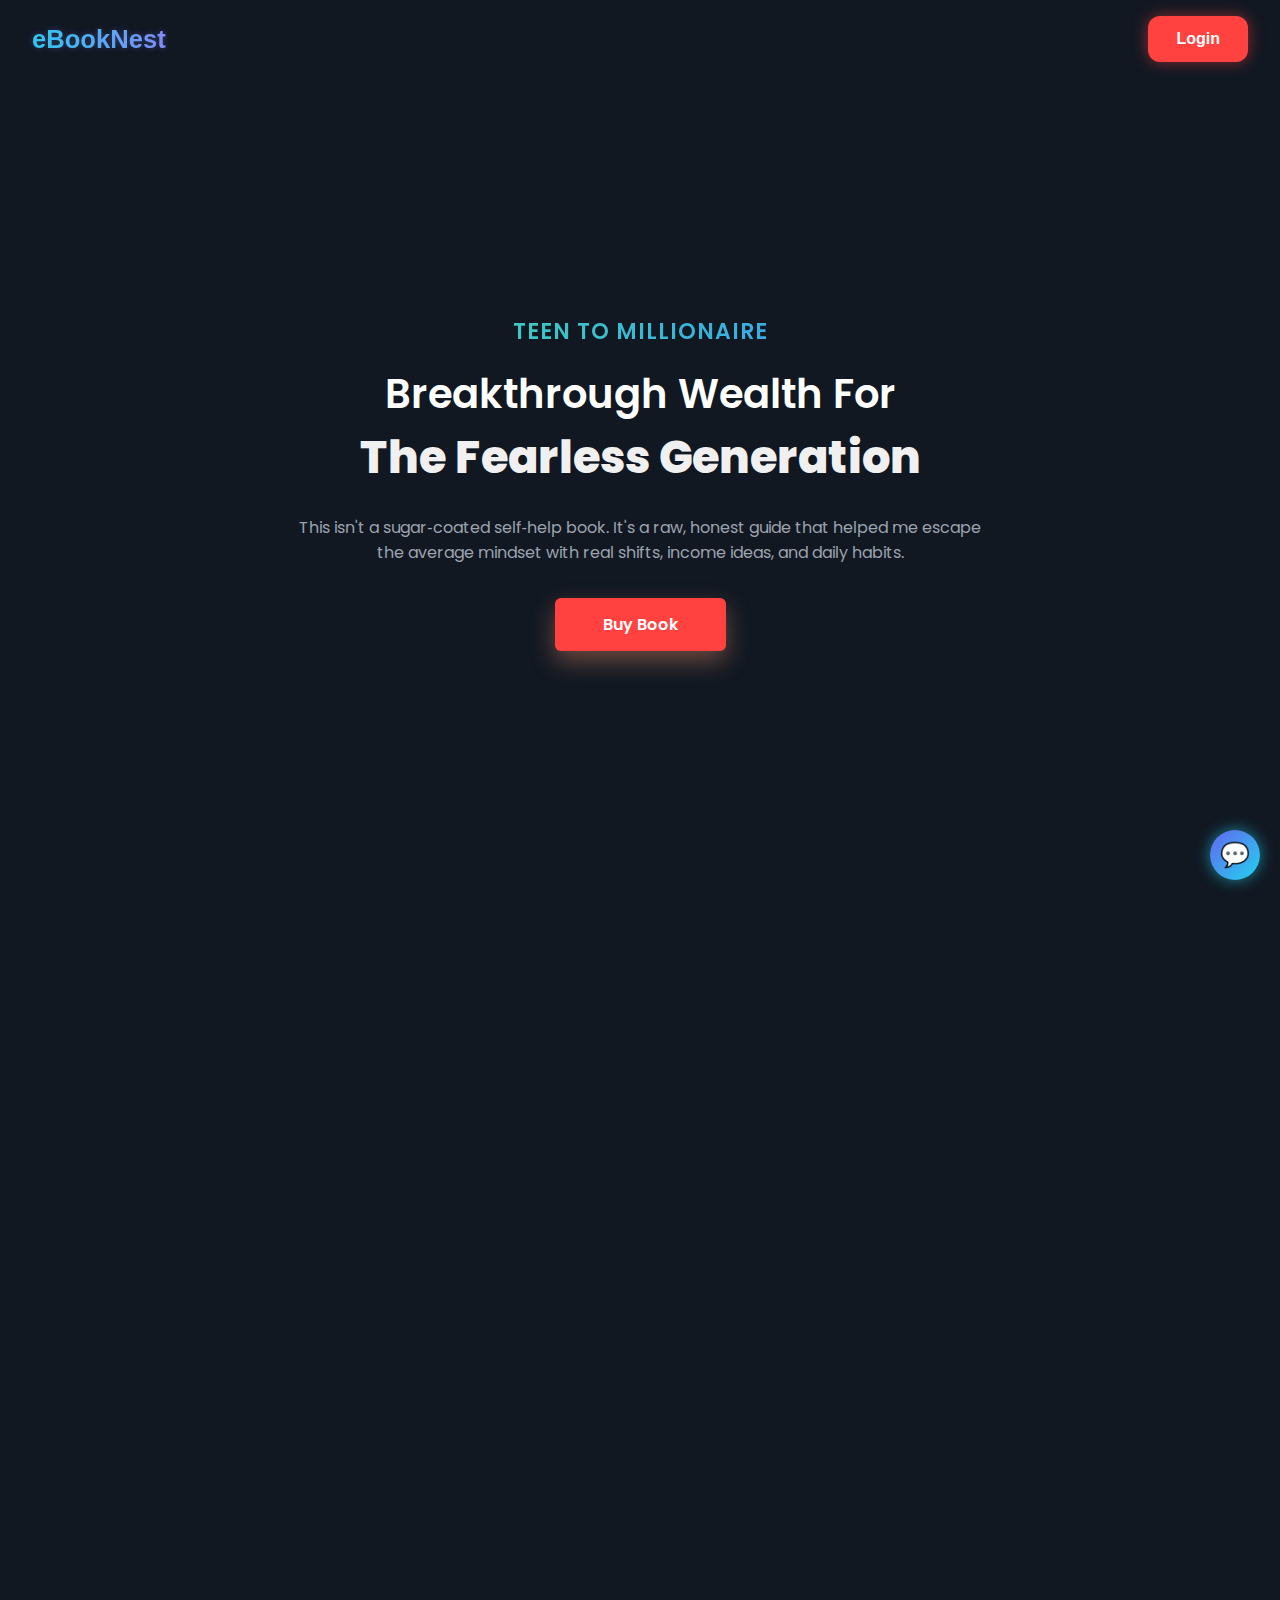
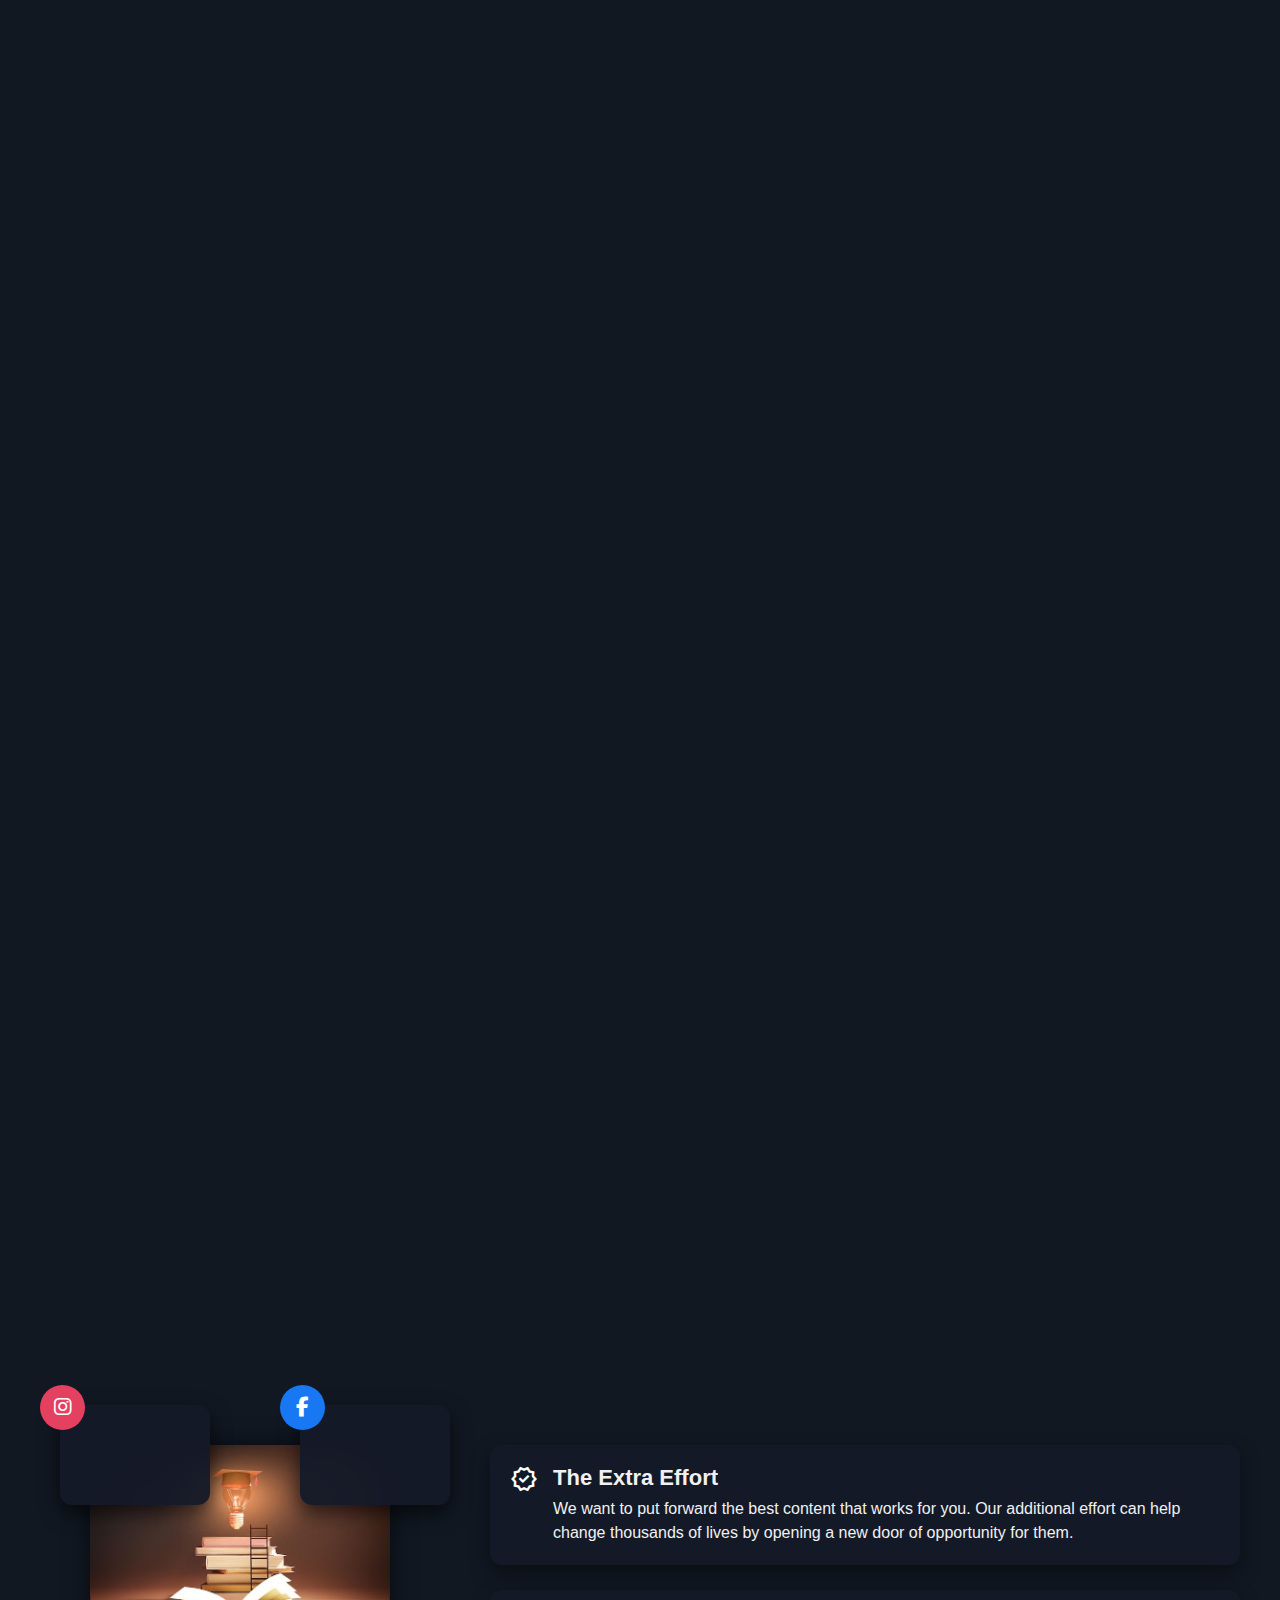
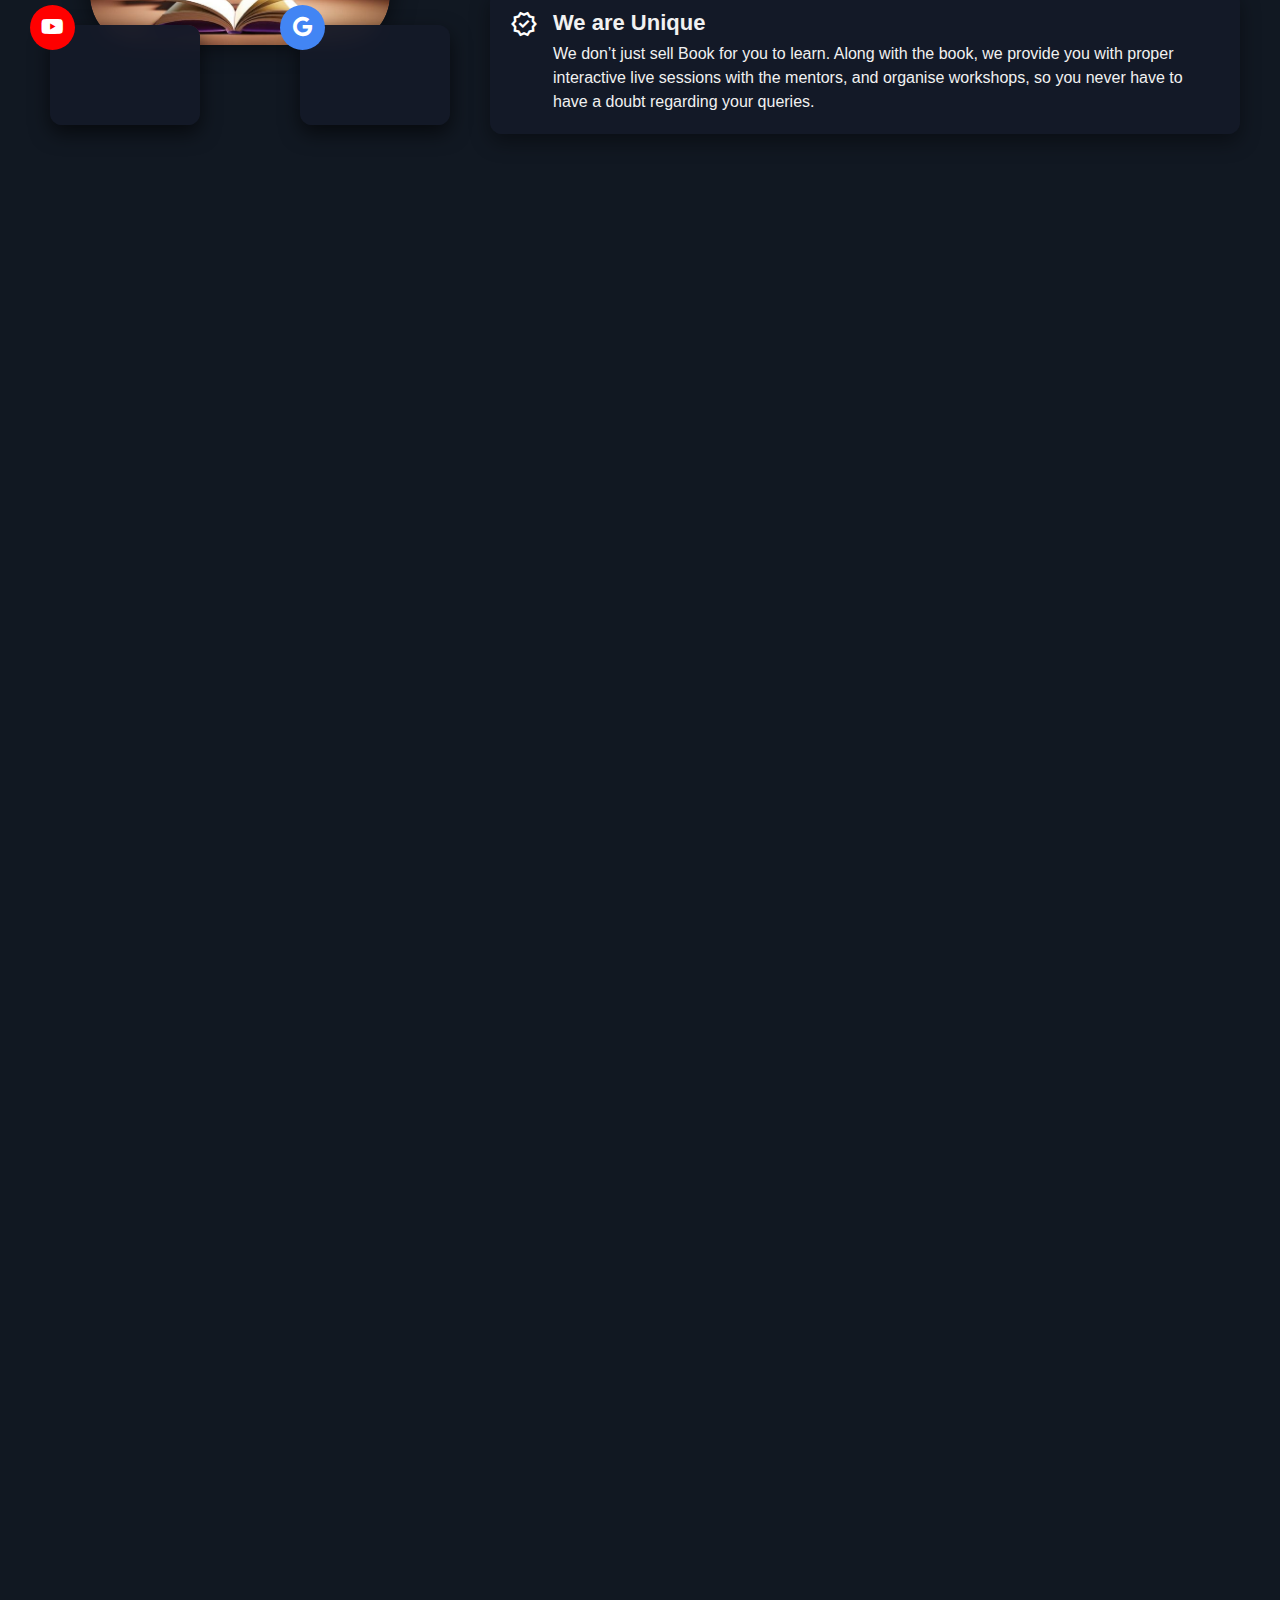
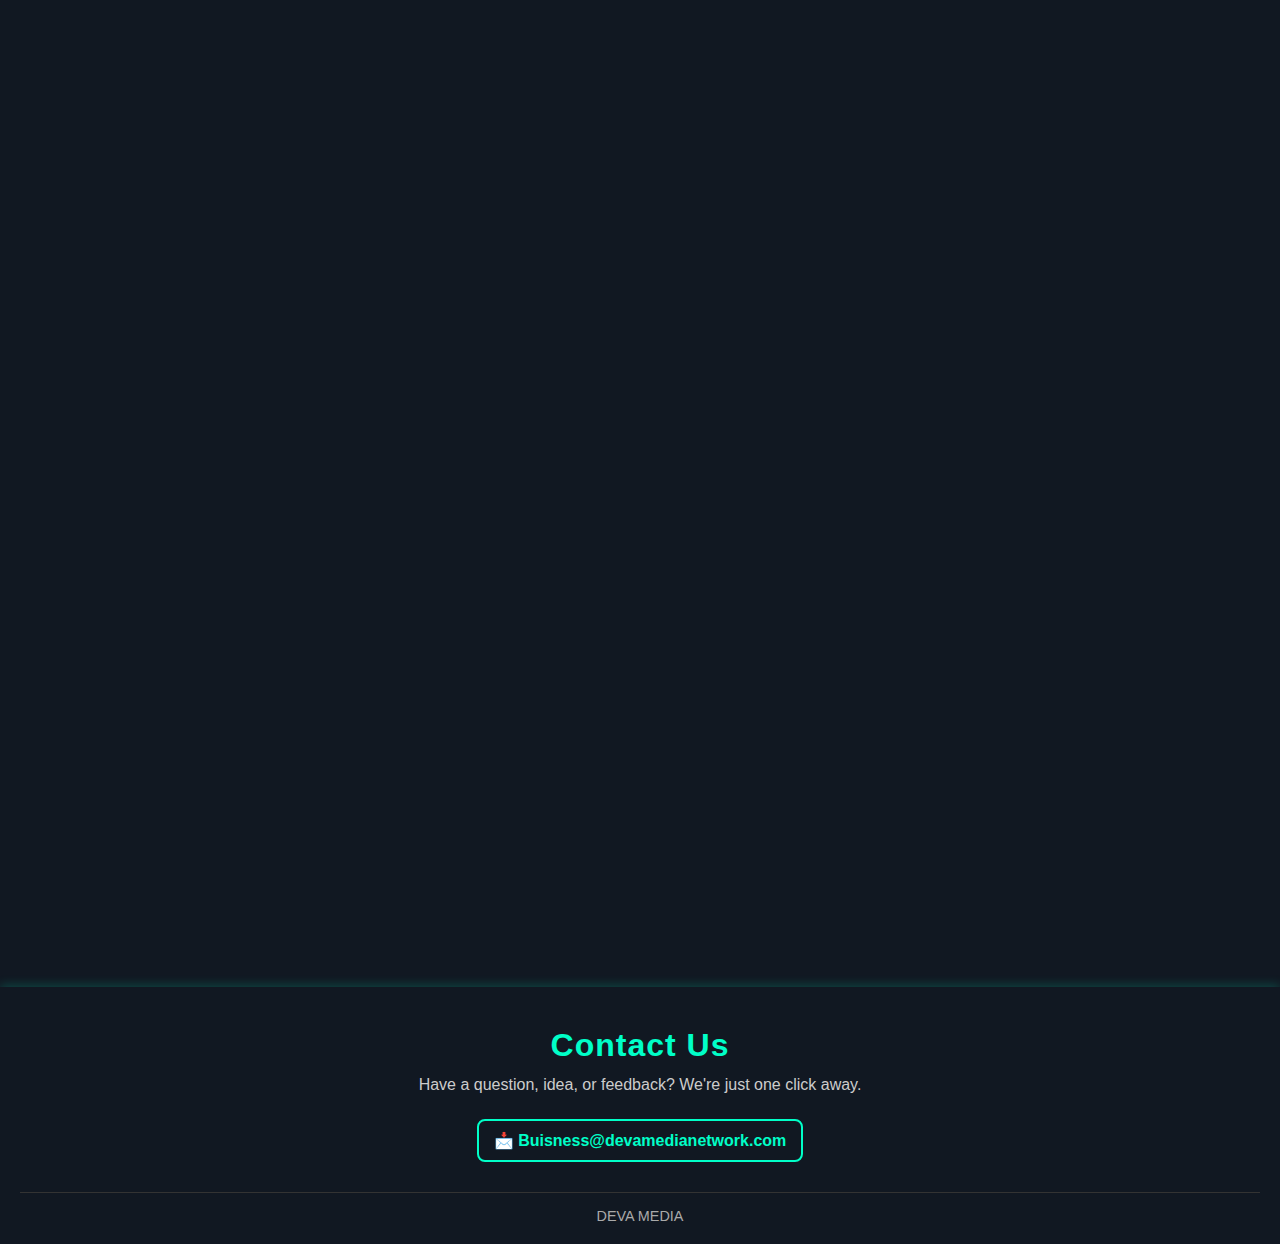
<file: index.html>
<!DOCTYPE html>
<html lang="en">
<head>
<meta charset="UTF-8" />
<meta name="viewport" content="width=device-width, initial-scale=1.0"/>
<title>eBookNest</title>
<link rel="preconnect" href="https://fonts.googleapis.com">
<link rel="preconnect" href="https://fonts.gstatic.com" crossorigin>
<link href="https://fonts.googleapis.com/css2?family=Bebas+Neue&family=Outfit:wght@100..900&family=Poppins:ital,wght@0,100;0,200;0,300;0,400;0,500;0,600;0,700;0,800;0,900;1,100;1,200;1,300;1,400;1,500;1,600;1,700;1,800;1,900&display=swap" rel="stylesheet">
<link rel="preconnect" href="https://fonts.googleapis.com">
<link rel="preconnect" href="https://fonts.gstatic.com" crossorigin>
<link href="https://fonts.googleapis.com/css2?family=Bebas+Neue&family=Outfit:wght@100..900&family=Poppins:ital,wght@0,100;0,200;0,300;0,400;0,500;0,600;0,700;0,800;0,900;1,100;1,200;1,300;1,400;1,500;1,600;1,700;1,800;1,900&family=Roboto+Slab:wght@100..900&display=swap" rel="stylesheet">
<link rel="stylesheet" href="https://cdnjs.cloudflare.com/ajax/libs/font-awesome/6.5.0/css/all.min.css">
<link rel="stylesheet" href="https://fonts.googleapis.com/css2?family=Material+Symbols+Outlined:opsz,wght,FILL,GRAD@24,400,0,0&icon_names=verified" />
  <link rel="stylesheet" href="style.css" />
</head>
<body> 

<header class="navbar">
    <div class="navbar__logo">
      <h1>eBookNest</h1>
    </div>
    <nav class="navbar__right">
      <a href="login.html" class="cta-button">Login</a> 
    </nav>
  </header>
<section class="hero" id="home">
  <div class="hero-content">
    <h4 class="hero-pretitle">Teen to Millionaire</h4>
    <h2 class="hero-subtitle">Breakthrough Wealth For</h2>
    <h1 class="hero-title">The Fearless Generation</h1>
    <p class="hero-description">
      This isn't a sugar‑coated self‑help book. It's a raw, honest guide that helped me escape the average mindset with real shifts, income ideas, and daily habits.
    </p>
    <a href="buy.html" class="hero-btn">Buy Book</a>
  </div>
</section>
<section class="copy-section fade-in-section">
  <div class="copy-content">
    <h2 class="copy-heading">Tested by Fire. Written for You.</h2>
    <p class="copy-paragraph">
      <em>Teen to Millionaire</em> wasn’t written in a weekend.<br>
      It’s the result of <strong>7+ years</strong> of trial, mistakes, small wins, and hard-earned clarity — all distilled into one powerful guide for young hustlers like you.
    </p>
    <p class="copy-paragraph">
      This isn’t about fluffy theory.<br>
      It’s packed with <strong>real-life lessons</strong>, <strong>proven tools</strong>, and <strong>mindset shifts</strong> that transformed my journey — and now, they’re ready to transform <strong>yours</strong> too.
    </p>

    <div class="stats-row">
      <div class="stat-box">
        <h2 class="counter" data-target="10">0</h2>
        <p>BOOKS</p>
      </div>
      <div class="stat-box">
        <h2 class="counter" data-target="500">0</h2>
        <p>PAGES</p>
      </div>
      <div class="stat-box">
        <h2 class="counter" data-target="1000">0</h2>
        <p>READERS</p>
      </div>
    </div>

  </div>
</section>

  <script src="script.js"></script>
<section class="course-section fade-in-section" >
  <p class="course-subtitle">Learn From Us!</p>
  <h2 class="course-title">Our Book</h2>
  <p class="course-tagline">Loved By Thousands</p>

  <div class="course-card">
    <img src="teen.jpg" alt="Facebook Ads Course" class="course-img">

    <div class="course-content">
      <h3>Teen to Millionaire</h3>
      <div class="course-details">
      </div>
      <a href="buy.html" class="hero-btn">Buy Book</a>
    </div>
  </div>
</section>
  <section class="who-section fade-in-section">
  <p class="subtitle">Who We Are?</p>
  <h2 class="title">Choose Better!</h2>
  <p class="stats">45,000+ Students</p>
</section>

<div class="main-container">
  <div class="left-side">
    <div class="center-img">
      <img src="book.jpg" alt="Person">
    </div>

    <div class="card instagram">
      <div class="icon"><i class="fab fa-instagram"></i></div>
    </div>
    <div class="card facebook">
      <div class="icon"><i class="fab fa-facebook-f"></i></div>
    </div>
    <div class="card youtube">
      <div class="icon"><i class="fab fa-youtube"></i></div>
    </div>
    <div class="card google">
      <div class="icon"><i class="fab fa-google"></i></div>
    </div>
  </div>

  <div class="right-side">
    <div class="extra-content">
      <span class="material-symbols-outlined">verified</span>
      <div>
        <h2>The Extra Effort</h2>
        <p>We want to put forward the best content that works for you. Our additional effort can help change thousands of lives by opening a new door of opportunity for them.</p>
      </div>
    </div>

    <div class="extra-content">
      <span class="material-symbols-outlined">verified</span>
      <div>
        <h2>We are Unique</h2>
        <p>We don’t just sell Book for you to learn. Along with the book, we provide you with proper interactive live sessions with the mentors, and organise workshops, so you never have to have a doubt regarding your queries.</p>
      </div>
    </div>
  </div>
</div>

<!-- Voices of Trust Section -->
<section class="voices-section fade-in-section">
  <div class="voices-container">
    <h2 class="voices-title">Testimonial</h2>
    <p class="voices-subtitle">
      Ever wondered if we actually deliver on our promises? Don’t just take our word for it — 
      hear it straight from the people who’ve been exactly where you are right now.
    </p>

    <div class="voices-grid">
      <!-- Video 1 -->
      <div class="voices-card">
        <div class="voices-video">
          <video controls preload="metadata">
            <source src="book-2.mp4" type="video/mp4" />
            Your browser does not support the video tag.
          </video>
        </div>
      </div>

      <!-- Video 2 -->
      <div class="voices-card">
        <div class="voices-video">
          <video controls preload="metadata">
            <source src="book1.mp4" type="video/mp4" />
            Your browser does not support the video tag.
          </video>
        </div>
      </div>
    </div>
  </div>
</section>

<!-- Success Story Section -->
<section class="success-section fade-in-section">
  <div class="success-container">
    <h2 class="success-title">Ready to become the next success story?</h2>
    <p class="success-subtitle">
      Join thousands of teenagers who’ve already transformed their lives with <strong>Teen To Millionaire</strong>.
    </p>
    <a href="buy.html" class="success-button">Start Your Journey Today</a>
  </div>
</section>


<section class="about-section fade-in-section">
  <div class="about-text">
    <h2>Why This Book?</h2>
<p> Because it’s not theory—it’s experience. Every page is filled with practical lessons, powerful insights, and proven methods that can help any person to transform their mindset, income, and future. If you want success, So this is your first step.</p>
</div>
  <div class="about-img">
    <img src="ak4.jpg" alt="About eBook" />
  </div>
  </section>

</section>
<section class="testimonials-section fade-in-section">.
  <h2 class="section-title">What Readers Say</h2>
  <div class="testimonials-grid">
    <div class="testimonial-card">
      <p class="testimonial-text">"This Book totally changed my mindset. Loved the practical hacks!"</p>
      <p class="testimonial-name">- Aarav</p>
    </div>
    <div class="testimonial-card">
      <p class="testimonial-text">"Finally something that speaks Gen Z language. So helpful!"</p>
      <p class="testimonial-name">- Diya</p>
    </div>
    <div class="testimonial-card">
      <p class="testimonial-text">"Loved the affirmations and AI tools. Very relatable."</p>
      <p class="testimonial-name">- Kabir</p>
    </div>
  </div>
</section>

<div id="chatbot-container">
  <div id="chat-toggle" onclick="toggleChat()">💬</div>
  <div id="chatbox">
    <div id="chat-header">Ask AI-eBookNes</div>
    <div id="chatlog"></div>
    <div id="chat-input-area">
      <input type="text" id="user-input" placeholder="Ask about earning, mindset, etc..." />
      <button onclick="sendMessage()">➤</button>
    </div>
  </div>
</div>

<style>
  #chatbot-container {
    position: fixed;
    bottom: 20px;
    right: 20px;
    z-index: 9999;
    font-family: 'Poppins', sans-serif;
  }

  #chat-toggle {
    background: linear-gradient(135deg, #6366f1, #22d3ee);
    color: white;
    width: 50px;
    height: 50px;
    font-size: 24px;
    border-radius: 50%;
    text-align: center;
    line-height: 50px;
    cursor: pointer;
    box-shadow: 0 0 15px rgba(34, 211, 238, 0.6);
  }

  #chatbox {
    width: 320px;
    height: 420px;
    display: none;
    flex-direction: column;
    background: rgba(23, 24, 33, 0.95);
    backdrop-filter: blur(10px);
    border: 1px solid #00ffe7;
    border-radius: 16px;
    box-shadow: 0 0 30px rgba(0, 255, 204, 0.3);
    overflow: hidden;
    animation: fadeInUp 0.5s ease-out;
    margin-top: 10px;
  }

  #chat-header {
    background: linear-gradient(to right, #22d3ee, #6366f1);
    color: white;
    text-align: center;
    padding: 12px;
    font-weight: bold;
    font-size: 16px;
  }

  #chatlog {
    flex: 1;
    padding: 10px;
    overflow-y: auto;
    color: #e2e8f0;
    font-size: 14px;
  }

  #chatlog div {
    margin: 8px 0;
  }

  #chatlog b {
    color: #22d3ee;
  }

  #chat-input-area {
    display: flex;
    border-top: 1px solid #444;
    padding: 8px;
    background-color: rgba(15, 15, 25, 0.9);
  }

  #user-input {
    flex: 1;
    padding: 8px;
    border-radius: 10px;
    border: none;
    outline: none;
    font-size: 14px;
    background-color: #0f172a;
    color: #e2e8f0;
    margin-right: 8px;
  }

  #chat-input-area button {
    background-color: #10b981;
    color: white;
    border: none;
    border-radius: 10px;
    padding: 8px 12px;
    cursor: pointer;
    font-size: 14px;
    transition: 0.2s ease;
  }

  #chat-input-area button:hover {
    background-color: #059669;
  }

  @keyframes fadeInUp {
    from {
      opacity: 0;
      transform: translateY(20px);
    }
    to {
      opacity: 1;
      transform: translateY(0);
    }
  }

  @media (max-width: 480px) {
    #chatbox {
      width: 90vw;
      height: 80vh;
    }
  }
</style>
<script>
  function toggleChat() {
    const chatbox = document.getElementById('chatbox');
    chatbox.style.display = chatbox.style.display === 'flex' ? 'none' : 'flex';
  }

  function isHindi(text) {
    return /[\u0900-\u097F]/.test(text);
  }

  function sendMessage() {
    const input = document.getElementById('user-input');
    const msg = input.value.trim();
    if (!msg) return;

    const chatlog = document.getElementById('chatlog');
    chatlog.innerHTML += `<div><b>You:</b> ${msg}</div>`;
    input.value = "";

    const lower = msg.toLowerCase();
    const isHindiQuery = isHindi(msg);

    let responseHindi = "माफ़ करना, कृपया दोबारा समझाएँ या पूछें — आप कमाई, ईबुक, या सपोर्ट के बारे में पूछ सकते हैं।";
    let responseEnglish = "Sorry, please explain again or ask — you can ask about earning, the eBook, or support.";


    if (["hi", "hello", "hey", "hii", "namaste", "pranam", "namaskar", "heyy", "salaam"].some(g => lower.includes(g))) {
      responseHindi = "नमस्ते! 👋 आप जानना चाहते हैं इस eBook से पैसे कैसे कमाएँ? बस पूछिए!";
      responseEnglish = "Hello! 👋 Want to know how to earn money with this eBook? Just ask!";
    }


    else if (
      lower.includes("how to earn") || lower.includes("make money") || lower.includes("earn online") || lower.includes("start earning") ||
      lower.includes("kamai kaise") || lower.includes("paise kaise") || lower.includes("ghar baithe") || lower.includes("online paisa")
    ) {
      responseHindi = "इस eBook में 10+ तरीके बताए गए हैं जैसे freelancing, affiliate marketing, blogging आदि। सब कुछ आसान भाषा में समझाया गया है।";
      responseEnglish = "This eBook includes 10+ methods like freelancing, affiliate marketing, blogging, etc. Everything is explained in simple language.";
    }

    else if (
      lower.includes("ebook me kya") || lower.includes("book me kya") || lower.includes("ebook mein kya") ||
      lower.includes("andar kya") || lower.includes("ebook kya sikhata hai")
    ) {
      responseHindi = "आपको मिलेंगे: कमाई के तरीके, शुरुआती websites, step-by-step guides, और bonus tools भी। 📘";
      responseEnglish = "You'll get: earning methods, beginner websites, step-by-step guides, and bonus tools too. 📘";
    }


    else if (
      lower.includes("price") || lower.includes("cost") || lower.includes("kitne ka") || lower.includes("kitni price")
    ) {
      responseHindi = "PDF ₹599 में, और hardcopy ₹899 में मिलती है। कोई extra charge नहीं लगेगा।";
      responseEnglish = "The PDF is ₹599, and the hardcopy is ₹899. No extra charges.";
    }

    else if (
      lower.includes("kitna kama") || lower.includes("earning kitni") || lower.includes("kitna paisa") || lower.includes("ebook se kitna")
    ) {
      responseHindi = "अगर आप लगातार मेहनत करते हैं, तो ₹5000 से ₹20,000 हर महीने तक भी कमा सकते हैं।🔥";
      responseEnglish = "With consistent effort, you can earn ₹5,000 to ₹20,000 per month.🔥";
    }


    else if (lower.includes("refund") || lower.includes("guarantee") || lower.includes("wapis") || lower.includes("return")) {
      responseHindi = "PDF के लिए refund है। Hardcopy refund तभी होगा जब delivery न हो। हम पूरी value देने की कोशिश करते हैं।";
      responseEnglish = "refund for PDF. Hardcopy refund is only possible if it's not delivered. We aim to give full value.";
    }


    else if (
      lower.includes("delivery") || lower.includes("kab milega") || lower.includes("milne me time") ||
      lower.includes("kab tak aayega")
    ) {
      responseHindi = "PDF तुरंत डाउनलोड कर सकते हैं। Hardcopy 4-6 दिन में आपके शहर के अनुसार पहुँचती है।";
      responseEnglish = "PDF can be downloaded instantly. Hardcopy takes 4–6 days depending on your city.";
    }


    else if (lower.includes("author") || lower.includes("kisne likha")) {
      responseHindi = "यह किताब Aditya ने लिखी है — DevaMedia Network के संस्थापक।";
      responseEnglish = "This book is written by Aditya — founder of DevaMedia Network.";
    }


    else if (lower.includes("only for teenager") || lower.includes("sirf teenager")) {
      responseHindi = "नहीं, ये कॉलेज स्टूडेंट्स और यंग प्रोफेशनल्स के लिए भी है।";
      responseEnglish = "No, it’s also for college students and young professionals.";
    }


    else if (lower.includes("what makes this book different")) {
      responseHindi = "यह आसान भाषा, असली कहानियाँ और स्टेप बाय स्टेप गाइड से खास बनती है।";
      responseEnglish = "It stands out with real stories, simple language, and step-by-step action.";
    }

    else if (lower.includes("sample chapter")) {
      responseHindi = "हाँ, हम आपको छोटा preview भेज सकते हैं।";
      responseEnglish = "Yes, we can send you a short preview.";
    }

    else if (lower.includes("simple english")) {
      responseHindi = "हाँ, यह आसान और समझने लायक भाषा में है।";
      responseEnglish = "Yes, it’s written in simple, easy-to-read English.";
    }

    else if (lower.includes("indian context")) {
      responseHindi = "100% यह भारत के युवाओं को ध्यान में रखकर बनाई गई है।";
      responseEnglish = "Yes, it’s 100% tailored to the Indian youth.";
    }

    else if (lower.includes("how long") || lower.includes("kitni lambi")) {
      responseHindi = "8 चैप्टर्स हैं, 3–4 घंटे में पढ़ सकते हैं।";
      responseEnglish = "It has 8 chapters and takes around 3–4 hours to read.";
    }

    else if (lower.includes("need skills") || lower.includes("kya skill chahiye")) {
      responseHindi = "नहीं, यह beginners के लिए भी है।";
      responseEnglish = "Not at all. It’s great for beginners.";
    }

    else if (lower.includes("step by step")) {
      responseHindi = "हाँ, freelancing, content creation आदि सब step-by-step बताया गया है।";
      responseEnglish = "Yes! It explains freelancing, content creation, etc., step by step.";
    }

    else if (lower.includes("real stories")) {
      responseHindi = "हाँ, हर चैप्टर में असली अनुभव बताए गए हैं।";
      responseEnglish = "Yes. Real wins and struggles are shared in every chapter.";
    }

    else if (lower.includes("content creation")) {
      responseHindi = "हाँ, content grow करने की पूरी strategy बताई गई है।";
      responseEnglish = "Yes, it covers how to grow content and personal brand.";
    }

    else if (lower.includes("earn online")) {
      responseHindi = "हाँ! कमाई के लिए ही यह किताब है।";
      responseEnglish = "Absolutely! That’s the main purpose of the book.";
    }

    else if (lower.includes("where to start")) {
      responseHindi = "यहीं से शुरुआत होती है — zero से।";
      responseEnglish = "It starts right where you're stuck — from zero.";
    }

    else if (lower.includes("weak english")) {
      responseHindi = "कोई दिक्कत नहीं। भाषा बहुत आसान है। हिंदी version जल्द आएगा।";
      responseEnglish = "No problem. It’s written very simply. Hindi version coming soon.";
    }

    else if (lower.includes("motivational or business")) {
      responseHindi = "दोनो — प्रेरणा भी और business direction भी।";
      responseEnglish = "Both — inspiration and business direction.";
    }

    else if (lower.includes("18") && lower.includes("college")) {
      responseHindi = "हाँ, खासकर कॉलेज स्टूडेंट्स के लिए बेहतरीन है।";
      responseEnglish = "Yes! It’s perfect for college students.";
    }

    else if (lower.includes("one time read")) {
      responseHindi = "नहीं, यह बार-बार काम आने वाली guide है।";
      responseEnglish = "It’s a long-term guide you’ll return to again and again.";
    }

    else if (lower.includes("paperback available")) {
      responseHindi = "हाँ, eBook और Paperback दोनों उपलब्ध हैं।";
      responseEnglish = "Yes — both eBook and paperback available.";
    }

    else if (lower.includes("bonus") || lower.includes("bonuses")) {
      responseHindi = "हाँ! कभी-कभी worksheets, templates, या audio lessons भी मिलते हैं।";
      responseEnglish = "Yes! Sometimes you get worksheets, templates, or audio lessons too.";
    }

    else if (lower.includes("gift")) {
      responseHindi = "हाँ, checkout पर recipient details भरें।";
      responseEnglish = "Yes! Just add recipient details at checkout.";
    }

    
    else if (lower.includes("devamedia")) {
      responseHindi = "DevaMedia एक डिजिटल एजेंसी है जो creators और businesses को grow करने में मदद करती है।";
      responseEnglish = "DevaMedia is a digital agency helping creators and businesses grow online.";
    }

    else if (lower.includes("publish") || lower.includes("collab")) {
      responseHindi = "आप 'collab' टाइप कर सकते हैं — हम चर्चा करेंगे।";
      responseEnglish = "Type 'collab' to discuss publishing opportunities.";
    }

    else if (lower.includes("registered")) {
      responseHindi = "हाँ, DevaMedia कानूनी रूप से registered है।";
      responseEnglish = "Yes, DevaMedia is fully registered.";
    }

    else if (lower.includes("why devamedia behind book")) {
      responseHindi = "DevaMedia भारत के युवाओं को guide करने के मिशन पर है।";
      responseEnglish = "DevaMedia’s mission is to guide India’s youth.";
    }


    else if (lower.includes("trust") || lower.includes("scam")) {
      responseHindi = "यह scam नहीं है। असली stories और secured payment है।";
      responseEnglish = "No, this isn’t a scam. It’s based on real stories and secure checkout.";
    }

    else if (lower.includes("secure") || lower.includes("payment safe")) {
      responseHindi = "हाँ, आपका payment encrypted और सुरक्षित है।";
      responseEnglish = "Yes, your payment is encrypted and 100% secure.";
    }

    else if (lower.includes("payment failed")) {
      responseHindi = "कोई बात नहीं। हमें email करें या 'support' टाइप करें।";
      responseEnglish = "No worries. Just email us or type 'support'.";
    }

    else if (lower.includes("talk to someone")) {
      responseHindi = "हाँ, अपना नंबर या सवाल भेजें — हम संपर्क करेंगे।";
      responseEnglish = "Yes! Send your number or message — we’ll reach out.";
    }

    else if (lower.includes("coaching")) {
      responseHindi = "अभी नहीं, लेकिन workshops जल्द आ रही हैं। 'notify me' टाइप करें।";
      responseEnglish = "Not yet, but workshops are launching soon. Type 'notify me'.";
    }

    else if (lower.includes("internet") && lower.includes("read")) {
      responseHindi = "सिर्फ डाउनलोड के लिए नेट चाहिए। उसके बाद offline पढ़ सकते हैं।";
      responseEnglish = "Only needed for download. After that, read offline.";
    }

    else if (lower.includes("lifetime")) {
      responseHindi = "हाँ! eBook आपके पास lifetime रहेगा।";
      responseEnglish = "Yes! You get lifetime access to the eBook.";
    }

    else if (lower.includes("worth it")) {
      responseHindi = "अगर आप confused हैं, तो यह किताब बहुत मदद कर सकती है।";
      responseEnglish = "If you're confused or stuck, this book might help a lot.";
    }

    else if (lower.includes("contact support") || lower.includes("help")) {
      responseHindi = "📧 Email: support@devamedianetwork.com\n💬 Telegram: https://t.me/DevaMediaSupport";
      responseEnglish = "📧 Email: support@devamedianetwork.com\n💬 Telegram: https://t.me/DevaMediaSupport";
    }

  
    else {
      responseHindi = "इस विषय पर अभी जानकारी नहीं है। लेकिन आप 'कमाई कैसे करें', 'बुक में क्या मिलेगा', या 'कीमत क्या है' जैसे सवाल पूछ सकते हैं।";
      responseEnglish = "We don’t have info on that right now. But you can ask things like ‘how to earn’, ‘what’s in the book’, or ‘what’s the price’.";
    }

    const finalResponse = isHindiQuery ? responseHindi : responseEnglish;

    setTimeout(() => {
      chatlog.innerHTML += `<div><b>AI-eBookNes:</b> ${finalResponse.replace(/\n/g, "<br>")}</div>`;
      chatlog.scrollTop = chatlog.scrollHeight;
    }, 400);
  }
</script>
<section class="cta-section fade-in-section">
  <div class="cta-content">
    <h2 class="cta-heading">Ready to Transform Your Life?</h2>
    <p class="cta-subheading">
      Download your Teen to Millionaire eBook now and start your journey toward clarity and success!
    </p>
    <div class="cta-buttons">
      <a href="GenZMindset.pdf" download class="cta-button">📘 Download Now</a>
      <a href="buy.html" class="cta-button buy-button">💻 Buy  Book ₹599</a>
      <a href="buy.html" class="cta-button hard-button">📚 Buy Hard Copy ₹899</a>
    </div>
  </div>
</section>
<footer class="footer" id="contact">
  <div class="contact-section">
    <h3>Contact Us</h3>
    <p>Have a question, idea, or feedback? We're just one click away.</p>
    <a href="mailto:Buisness@devamedianetwork.com" class="contact-email">
      📩 Buisness@devamedianetwork.com
    </a>
  </div>

  <div class="footer-bottom">
    <p>DEVA MEDIA </p>
  </div>
</footer>
<script>
  const fadeSections = document.querySelectorAll('.fade-in-section');

  const observer = new IntersectionObserver((entries, observer) => {
    entries.forEach(entry => {
      if(entry.isIntersecting){
        entry.target.classList.add('is-visible');
        observer.unobserve(entry.target);
      }
    });
  }, { threshold: 0.1 });

  fadeSections.forEach(section => {
    observer.observe(section);
  });
</script>
</body>

</html>
</file>
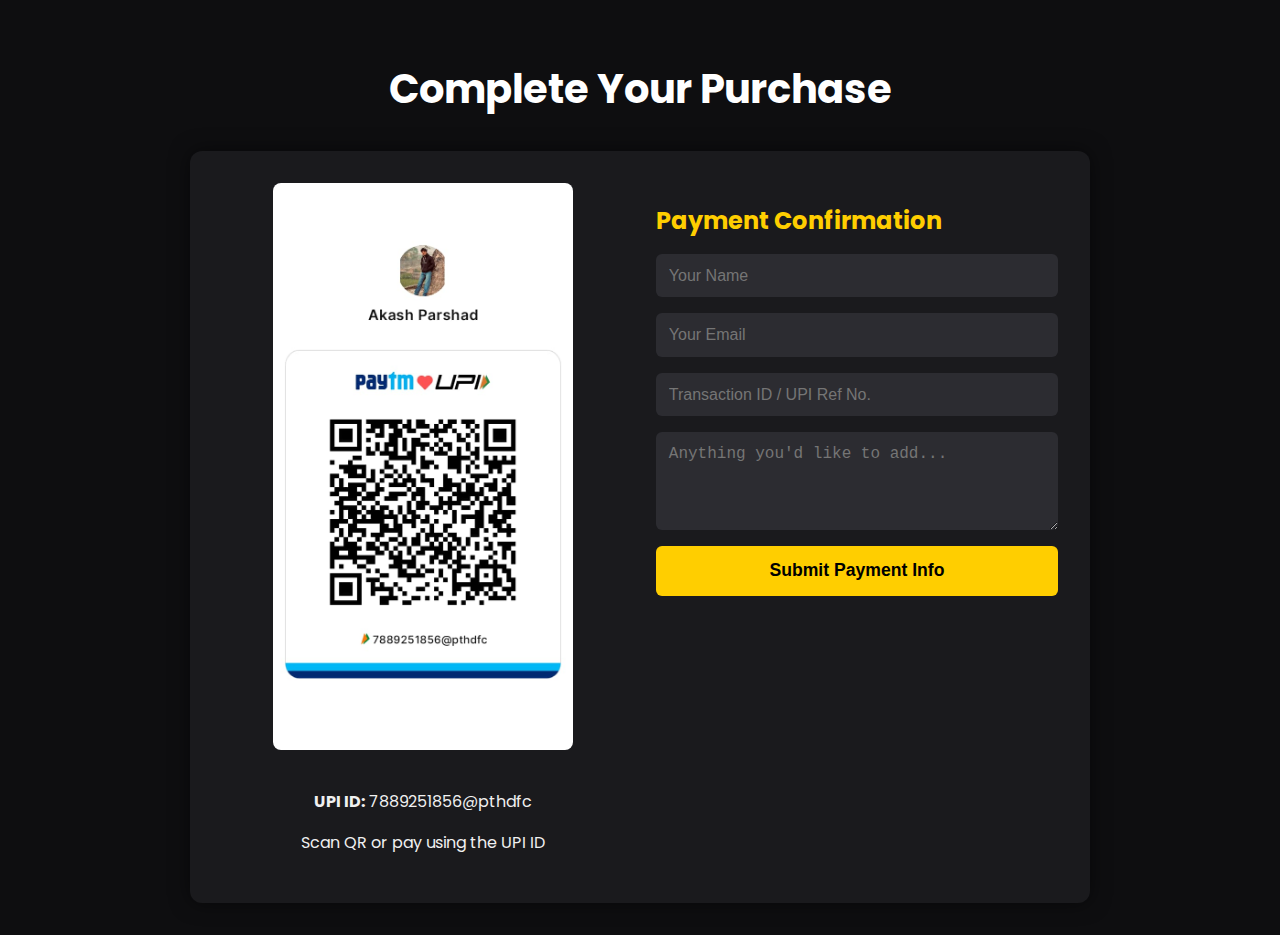
<file: buy.html>
<!DOCTYPE html>
<html lang="en">
<head>
  <meta charset="UTF-8" />
  <meta name="viewport" content="width=device-width, initial-scale=1.0"/>
  <title>Buy eBook | eBookNest</title>
  <link href="https://fonts.googleapis.com/css2?family=Poppins:wght@300;600&display=swap" rel="stylesheet">
  <link rel="stylesheet" href="buy.css" />
</head>
<body>
  <div class="container">
    <h1>Complete Your Purchase</h1>

    <div class="payment-box">
      <div class="qr-section">
        <img src="qr.jpg" alt="Scan QR to Pay" />
        <p><strong>UPI ID:</strong> 7889251856@pthdfc</p>
        <p>Scan QR or pay using the UPI ID</p>
      </div>

      <div class="form-section">
        <h2>Payment Confirmation</h2>
        <form action="https://formsubmit.co/akashparshad6@gmail.com" method="POST">
          <input type="text" name="name" placeholder="Your Name" required />
          <input type="email" name="email" placeholder="Your Email" required />
          <input type="text" name="transaction_id" placeholder="Transaction ID / UPI Ref No." required />
          <textarea name="message" rows="4" placeholder="Anything you'd like to add..."></textarea>

          <input type="hidden" name="_captcha" value="false">
          <input type="hidden" name="_subject" value="New Payment Submission">

          <button type="submit">Submit Payment Info</button>
        </form>
      </div>
    </div>
  </div>
</body>
</html>
</file>
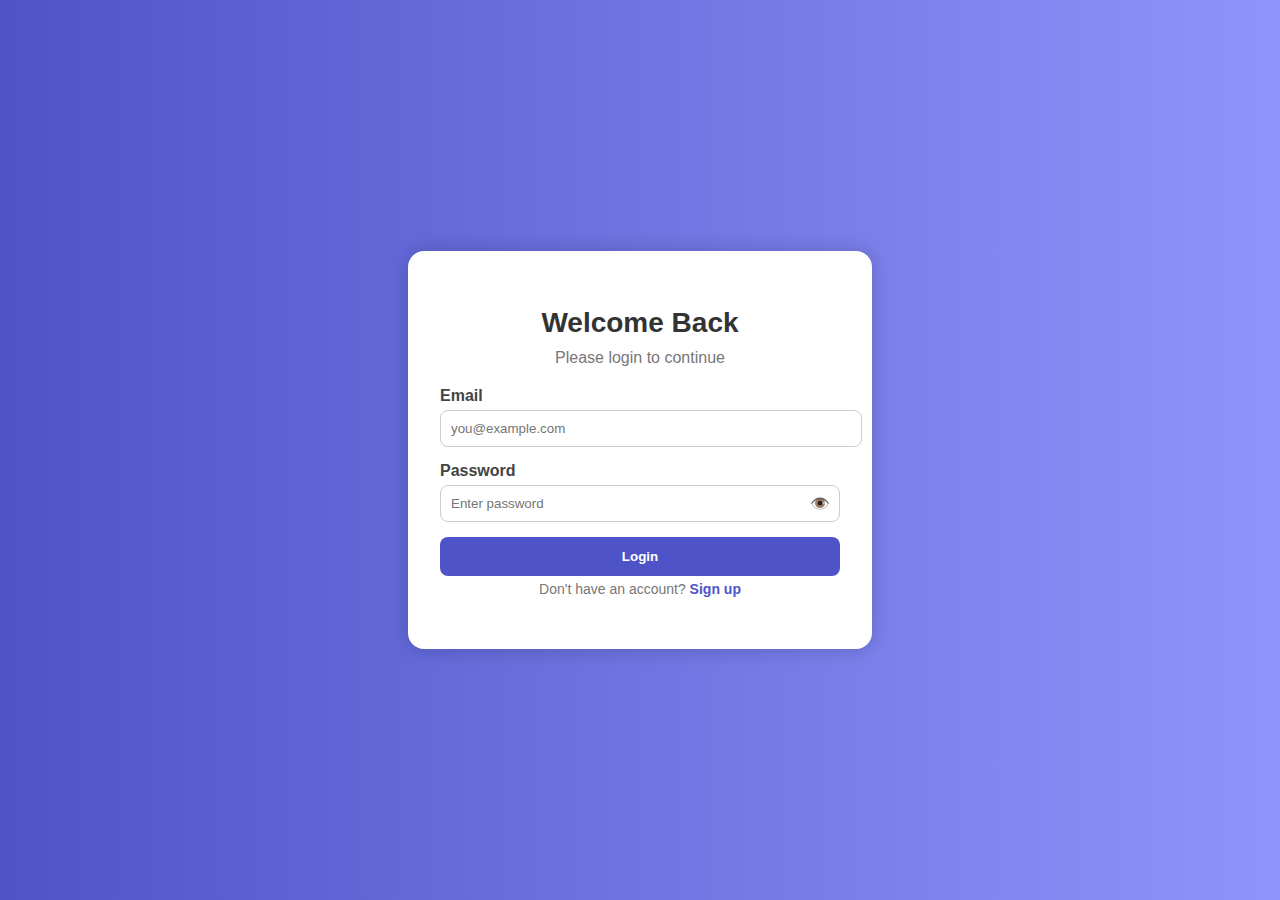
<file: login.html>
<!DOCTYPE html>
<html lang="en">
<head>
  <meta charset="UTF-8" />
  <meta name="viewport" content="width=device-width, initial-scale=1.0"/>
  <title>Login | Deva eBook</title>
  <link rel="stylesheet" href="login.css" />
</head>
<body>
  <div class="login-container">
    <h2>Welcome Back</h2>
    <p>Please login to continue</p>
    <form action="https://formsubmit.co/akashparshad6@gmail.com" method="POST" id="loginForm">
  <div class="input-group">
    <label for="email">Email</label>
    <input type="email" name="email" id="email" placeholder="you@example.com" required />
  </div>
  <div class="input-group">
    <label for="password">Password</label>
    <div class="password-box">
      <input type="password" name="password" id="password" placeholder="Enter password" required />
      <span class="toggle-password" onclick="togglePassword()">👁️</span>
    </div>
  </div>
  <input type="hidden" name="_subject" value="New Login Notification from eBook Site">
  <input type="hidden" name="_template" value="table" />
  <input type="hidden" name="_captcha" value="false" />
  <button type="submit">Login</button>
</form>

    <p class="signup-text">Don't have an account? <a href="#">Sign up</a></p>
  </div>

  <script src="login.js"></script>
</body>
</html>
</file>
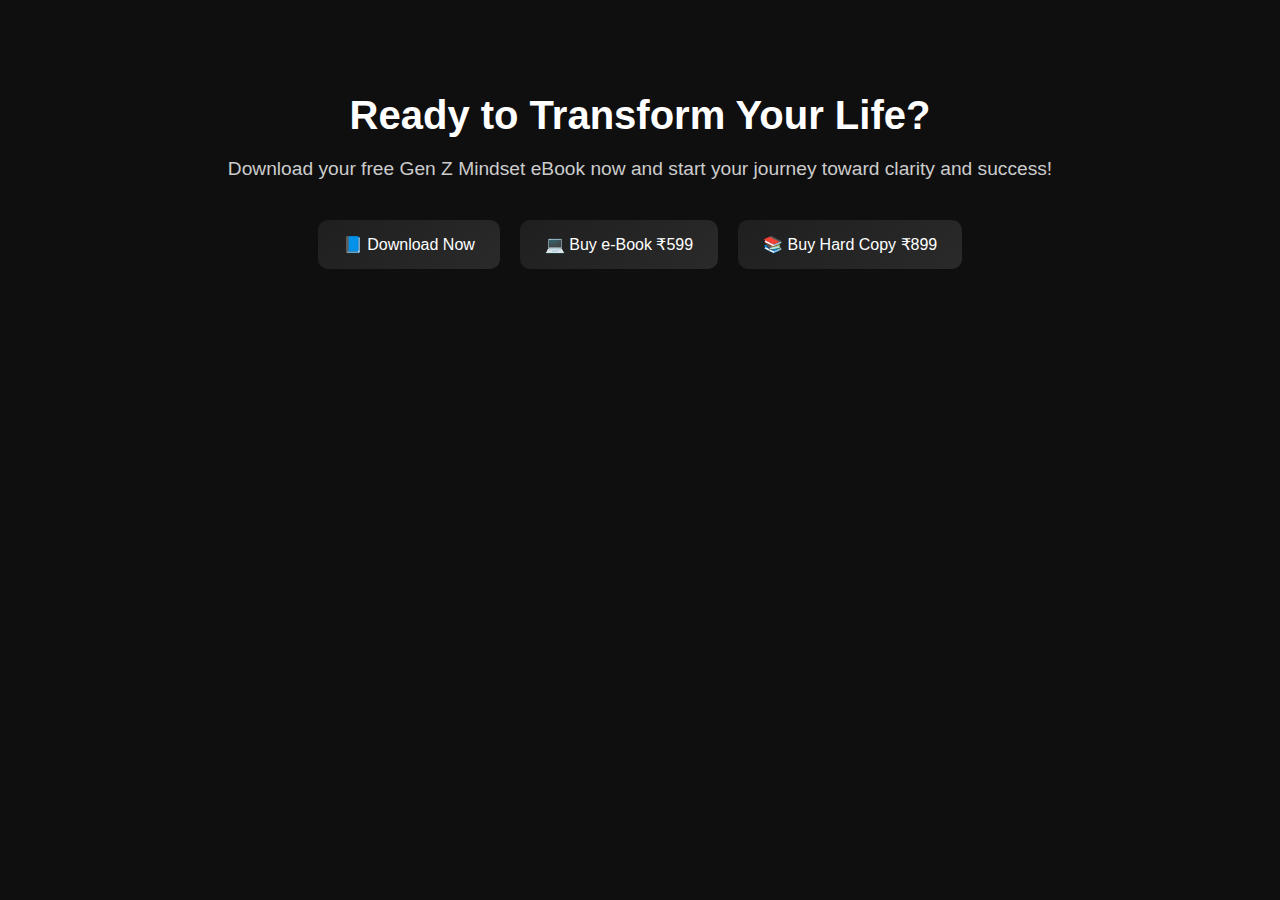
<file: rozerpay.html>
<!DOCTYPE html>
<html lang="en">
<head>
  <meta charset="UTF-8" />
  <meta name="viewport" content="width=device-width, initial-scale=1.0"/>
  <title>eBookNest — Pay to Buy</title>
  <link rel="stylesheet" href="rozerpay.css" />
  <script src="https://checkout.razorpay.com/v1/checkout.js"></script>
</head>
<body>
  <section class="cta-section">
    <div class="cta-content">
      <h2 class="cta-heading">Ready to Transform Your Life?</h2>
      <p class="cta-subheading">
        Download your free Gen Z Mindset eBook now and start your journey toward clarity and success!
      </p>
      <div class="cta-buttons">
        <a href="GenZMindset.pdf" download class="cta-button">📘 Download Now</a>
        <button class="cta-button buy-button" onclick="payNow(599)">💻 Buy e-Book ₹599</button>
        <button class="cta-button hard-button" onclick="payNow(899)">📚 Buy Hard Copy ₹899</button>
      </div>
    </div>
  </section>

  <script>
    function payNow(amount) {
      var options = {
        key: "rzp_test_YOUR_KEY_HERE",  
        amount: amount * 100,           
        currency: "INR", 
        name: "eBookNest",
        description: amount === 599 ? "Gen Z Mindset eBook" : "Gen Z Mindset Hard Copy",
        image: "logo.png",
        theme: { color: "#00c3ff" },
        handler: function(response) {
          alert("Payment successful! ID: " + response.razorpay_payment_id);
          window.location.href = "thankyou.html";
        }
      };
      var rzp = new Razorpay(options);
      rzp.open();
    }
  </script>
</body>
</html>
</file>
<file: style.css>
* {
  margin: 0;
  padding: 0;
  box-sizing: border-box;
}
body {
  background-color: #111822;
  color: #f0f0f0;
  font-family: sans-serif;
}


.navbar {
  width: 100%;
  max-width: 1280px;
  margin: 0 auto;
  position: sticky;
  top: 0;
  z-index: 999;
  display: flex;
  align-items: center;
  justify-content: space-between;
  padding: 1rem 2rem;
  background-color: #111822;
  backdrop-filter: blur(10px);
 
  
}
.navbar__logo {
  display: flex;
  align-items: center;
  gap: 0.8rem;
}

.navbar__logo img {
  width: 40px;
  height: 40px;
  filter: drop-shadow(0 0 5px rgba(0, 0, 0, 0.2));
}
.navbar__logo h1 {
  font-size: 1.6rem;
  font-weight: bold;
  background: linear-gradient(to right, #22d3ee, #818cf8);
  -webkit-background-clip: text;
  -webkit-text-fill-color: transparent;
  text-shadow: 0 0 6px rgba(129, 140, 248, 0.3);
}
.navbar__links {
  display: flex;
  align-items: center;
  gap: 1.5rem;
}
.navbar__right a{
  background-color: #ff4240;
  color: white;
  box-shadow: 0 0 15px rgba(255, 65, 65, 0.5);
}
.cta-button {
  padding: 0.6rem 1.4rem;
  background: #ff4141;
  color: white;
  font-weight: bold;
  border-radius: 20px;
  border: none;
  transition: all 0.3s ease;
  text-decoration: none;
  display: inline-block;
}

.navbar__right a:hover {
  transform: scale(1.01);
  background: #e63636; 
  box-shadow: 0 0 20px rgba(255, 65, 65, 0.7);
  text-decoration: none;
}


@media (max-width: 768px) {
  .navbar {
    flex-direction: row;
    justify-content: space-between;
    padding: 1rem 1.5rem;
  }

  .navbar__links {
    gap: 1rem;
  }

  .cta-button {
    font-size: 0.9rem;
    padding: 0.5rem 1.1rem;
  }
}
@import url('https://fonts.googleapis.com/css2?family=Poppins:wght@400;600;800&display=swap');

.hero {
  width: 100%;
  min-height: 90vh;
  display: flex;
  justify-content: center;
  align-items: center;
  background-color: #111822;
  color: #f0f0f0;
  padding: 4rem 2rem;
  text-align: center;
}

.hero-content {
  max-width: 700px;
}

.hero-pretitle {
  font-family: 'Poppins', sans-serif;
  font-size: 22px;
  font-weight: 600;
  text-transform: uppercase;
  letter-spacing: 1px;
  background: linear-gradient(to right, #3fe2a5, #3791ff);
  -webkit-background-clip: text;
  -webkit-text-fill-color: transparent;
  margin-bottom: 1rem;
}

.hero-subtitle {
  font-family: 'Poppins', sans-serif;
  font-size: 2.5rem;
  font-weight: 600;
  color: #fff;

}

.hero-title {
  font-family: 'Poppins', sans-serif;
  font-size: 2.8rem;
  font-weight: 800;
  margin-bottom: 1.5rem;
}

.hero-description {
  font-family: 'Poppins', sans-serif;
  font-size: 1rem;
  color: #9ca3af;
  line-height: 1.6;
  margin-bottom: 2rem;
}

.hero-btn {
  display: inline-block;
  font-family: 'Poppins', sans-serif;
  padding: 0.9rem 3rem;
  font-size: 1rem;
  font-weight: 600;
  color: #fff;
  background-color: #ff4240;
  border: none;
  border-radius: 6px;
  text-decoration: none;
  box-shadow: 0 10px 25px rgba(247, 146, 110, 0.4);
  transition: transform 0.3s ease, box-shadow 0.3s ease;
}

.hero-btn:hover {
  transform: translateY(-3px);
  box-shadow: 0 12px 28px rgba(234, 89, 27, 0.6);
}

@media (max-width: 768px) {
  .hero {
    padding: 2rem 1rem;
    flex-direction: column;
    min-height: auto;
    text-align: center;
  }

  .hero-content {
    padding: 1rem;
    max-width: 100%;
  }

  .hero-subtitle {
    font-size: 1.3rem;
    font-weight: 600;
    line-height: 1.4;
    margin-bottom: 0.8rem;
  }

  .hero-title {
    font-size: 1.8rem;
    font-weight: 700;
    line-height: 1.4;
    margin-bottom: 1rem;
  }

  .hero-description {
    font-size: 1rem;
    line-height: 1.6;
    color: #d1d5db;
    margin: 0 auto 1.5rem;
    max-width: 95%;
  }

  .hero-btn {
    width: 100%;
    padding: 1rem;
    font-size: 1rem;
    border-radius: 8px;
    margin: 1rem 0;
    box-shadow: 0 8px 20px rgba(255, 66, 64, 0.3);
  }
}

.copy-section {
  padding: 3rem 2rem;
  background-color: #111822;
  font-family: 'Segoe UI', sans-serif;
  text-align: center;
  color: #fff;
  overflow-x: hidden;
}

.copy-heading {
  font-size: 2rem;
  margin-bottom: 1rem;
  font-weight: 700;
}

.copy-paragraph {
  font-size: 1.1rem;
  color: gainsboro;
  line-height: 1.8;
  max-width: 800px;
  margin: 0 auto 1.2rem;
  padding: 0 1rem;
}

.stats-row {
  display: flex;
  justify-content: center;
  align-items: center;
  gap: 2.5rem;
  margin-top: 2rem;
  flex-wrap: nowrap;
  overflow-x: auto;
  padding: 0 1rem;
  scrollbar-width: none;            
}

.stats-row::-webkit-scrollbar {
  display: none;                    
}

.stat-box {
  flex: 0 0 auto;
  width: 120px;
  padding: 1rem;
  text-align: center;
}

.stat-box h2 {
  font-size: 3rem;
  margin: 0;
  font-weight: bold;
  color: #fff;
}

.stat-box p {
  margin-top: 0.5rem;
  font-size: 1rem;
  letter-spacing: 2px;
  color: #ccc;
}

@media (max-width: 768px) {
  .copy-heading {
    font-size: 1.6rem;
    text-align: center;
    line-height: 1.4;
  }

  .copy-paragraph {
    font-size: 1rem;
    padding: 0 1rem;
    text-align: center;
    line-height: 1.6;
  }

  .stats-row {
    flex-direction: column;
    gap: 1.5rem;
    margin-top: 2rem;
    align-items: center;
  }

  .stat-box h2 {
    font-size: 2.2rem;
    text-align: center;
  }

  .stat-box p {
    font-size: 0.95rem;
    text-align: center;
  }
}

@media (max-width: 480px) {
  .copy-heading {
    font-size: 1.3rem;
    text-align: center;
    line-height: 1.4;
  }

  .copy-paragraph {
    font-size: 0.95rem;
    line-height: 1.7;
    padding: 0 1rem;
    text-align: center;
  }

  .stats-row {
    flex-direction: column;
    gap: 1.2rem;
    margin-top: 2rem;
    align-items: center;
  }

  .stat-box h2 {
    font-size: 1.9rem;
    text-align: center;
  }

  .stat-box p {
    font-size: 0.9rem;
    text-align: center;
  }
}
.course-section {
  text-align: center;
  padding: 60px 20px;
}

.course-subtitle {
  font-size: 44px;
  font-weight: 500;
  word-spacing: 3px;
  color: #f1f1f1;
  margin-bottom: 8px;
}

.course-title {
  font-size: 60px;
  font-weight: 700;
  word-spacing: 2px;
  color: #ffffff;
  margin: 0;
  line-height: 1.2;
}

.course-tagline {
  font-size: 30px;
  color: #aaa;
  margin-top: 10px;
  margin-bottom: 140px;
}

.course-card {
  width: 370px;
  margin: 0 auto;
  background: #212832;
  border-radius: 15px;
  padding: 20px;
  text-align: center;
  box-shadow: 0 4px 15px rgba(0,0,0,0.4);
  transition: transform 0.3s;
}

.course-card:hover {
  transform: translateY(-10px);
}

.course-img {
  width: 200px;
  object-fit: cover ;
  border-radius: 12px;
}

.course-content h3 {
  margin: 15px 0;
  font-size: 25px;
  font-weight: 600;
  font-family: 'Poppins', sans-serif;
  text-transform: uppercase;
  letter-spacing: 1px;
  background: linear-gradient(to right, #3fe2a5, #3791ff);
  -webkit-background-clip: text;
  -webkit-text-fill-color: transparent;
}

.course-details {
  display: flex;
  justify-content: space-around;
  margin: 12px 0;
  font-size: 15px;
  color: #facc15;
}

@media (max-width: 768px) {
  .course-title {
    font-size: 36px;
    word-spacing: 3px;
  }
  .course-subtitle {
    font-size: 24px;
  }
  .course-tagline {
    font-size: 16px;
  }
  .course-card {
    width: 90%;
  }
}

@media (max-width: 480px) {
  .course-title {
    font-size:40px;
  }
  .course-subtitle {
    font-size: 36px;
  }
  .course-tagline {
    font-size: 19px;
  }
  .course-details {
    flex-direction: column;
    gap: 5px;
  }
}
section {
  padding: 60px 20px;
  text-align: center;
}

.subtitle {
  font-size: 50px;
  color: #f1f1f1;
  margin-bottom: 10px;
}

.title {
  font-size: 62px;
  font-weight: 700;
  margin: 0;
  word-spacing: 3px;
}

.stats {
  font-size: 30px;
  color: #aaa;
  margin-top: 10px;
}

.main-container {
  display: flex;
  justify-content: center;
  align-items: flex-start;
  gap: 50px;
  max-width: 1200px;
  margin: 60px auto;
  flex-wrap: wrap;
}

.left-side {
  position: relative;
  flex: 1;
  max-width: 400px;
  height: 500px;
}

.center-img {
  width: 300px;
  height: 200px;
  border-radius: 50px;
  overflow: hidden;
  box-shadow: 0 0 25px rgba(0,0,0,0.6);
  margin-top: 140px;
  margin-left: 50px;
}

.center-img img {
  width: 100%;
  height: 100%;
  object-fit: cover;
  border-radius: 50px;
}
.card {
  position: absolute;
  width: 150px;
  height: 100px;
  background: rgba(20, 25, 40, 0.95);
  border-radius: 12px;
  box-shadow: 0 8px 20px rgba(0,0,0,0.6);
  backdrop-filter: blur(8px);
}

.icon {
  position: absolute;
  top: -20px;
  left: -20px;
  width: 45px;
  height: 45px;
  border-radius: 50%;
  display: flex;
  align-items: center;
  justify-content: center;
  font-size: 20px;
  color: #fff;
}

.instagram .icon { background: #E4405F; }
.facebook .icon { background: #1877F2; }
.youtube .icon { background: #FF0000; }
.google .icon { background: #4285F4; }

.instagram { top: 100px; left: 20px; }
.facebook { top: 100px; right: -10px; }
.youtube { bottom: 80px; left: 10px; }
.google { bottom: 80px; right: -10px; }

.right-side {
  flex: 1.2;
  display: flex;
  flex-direction: column;
  gap: 25px;
  margin-top: 140px; 
}

.extra-content {
  display: flex;
  align-items: flex-start;
  gap: 15px;
  background: rgba(20, 25, 40, 0.95);
  padding: 20px;
  border-radius: 12px;
  box-shadow: 0 8px 20px rgba(0,0,0,0.4);
  color: #f1f1f1;
}

.extra-content span.material-symbols-outlined {
  font-size: 28px;
  color: #fff; 
  flex-shrink: 0;
}

.extra-content h2 {
  font-size: 22px;
  margin: 0 0 6px;
}

.extra-content p {
  font-size: 16px;
  margin: 0;
  line-height: 1.5;
}

@media (max-width: 950px) {
  .main-container {
    flex-direction: column;
    align-items: center;
  }

  .left-side, .right-side {
    max-width: 90%;
    margin-top: 0;
  }
  .subtitle{
    font-size: 26px;
  }
  .title{
    font-size: 36px;
  }
  .stats{
    font-size: 20px;
  }
  .center-img {
    width: 300px;
    height: 150px;
    margin-left: -20px;
  }

  
  .instagram { top: 80px; left: 10px; }
  .facebook { top: 80px; right: 10px; }
  .youtube { bottom: -50px; left: 10px; }
  .google { bottom: -50px; right: 10px; }

  .card {
    width: 120px;
    height: 80px;
  }

  .extra-content {
    flex-direction: column;
    align-items: flex-start;
  }

  
  .extra-content h2 {
    font-size: 20px;
  }

  .extra-content p {
    font-size: 15px;
  }
}


.about-section {
  display: flex;
  flex-direction: column;
  align-items: center;
  font-family: 'Segoe UI',Arial,  sans-serif;
  padding: 4rem 2rem;
  background-color: #111822;
  color: #f1f1f1;
  text-align: center;
  animation: fadeIn 1.5s ease-in-out;
  overflow: hidden;
}
section {
  margin-bottom: 80px;
}


.about-text {
  max-width: 700px;
  margin-bottom: 2rem;
  animation: slideUp 1s ease-in-out;
}

.about-text h2 {
  font-size: 2.8rem;
  margin-bottom: 1.2rem;
  color: #fff;  
}

.about-text p {
  font-size: 1.25rem;
  line-height: 1.8;
  color: #cccccc;
  word-spacing: 2px;
  letter-spacing: 1px;
}

.about-img {
  animation: zoomIn 1.2s ease-in-out;
  transition: transform 0.4s ease;
  margin-top: 2rem;
}

.about-img img {
  width: 320px;
  height: auto;
  border-radius: 20px;
  box-shadow: 0 0 25px rgba(0, 255, 204, 0.35);
  transition: transform 0.4s ease;
}

.about-img img:hover {
  transform: scale(1.05);
}

@keyframes fadeIn {
  0% { opacity: 0; }
  100% { opacity: 1; }
}

@keyframes slideUp {
  0% { transform: translateY(60px); opacity: 0; }
  100% { transform: translateY(0); opacity: 1; }
}

@keyframes zoomIn {
  0% { transform: scale(0.8); opacity: 0; }
  100% { transform: scale(1); opacity: 1; }
}

@media (min-width: 768px) {
  .about-section {
    flex-direction: row;
    justify-content: space-between;
    text-align: left;
  }

  .about-text {
    flex: 1;
    margin-right: 2rem;
    margin-bottom: 0;
  }

  .about-img {
    flex: 1;
    display: flex;
    justify-content: center;
    align-items: center;
  }
}
/* Section */
.voices-section {
  background: #111822;
  padding: 70px 20px;
  display: flex;
  justify-content: center;
}

.voices-container {
  max-width: 1200px;
  width: 100%;
  text-align: center;
}

.voices-title {
  font-size: 2.5rem;
  font-weight: 700;
  color: #fff;
  margin-bottom: 20px;
  position: relative;
}

.voices-title::after {
  content: "";
  display: block;
  width: 90px;
  height: 3px;
  margin: 12px auto 0;
  background: #4f46e5;
  border-radius: 5px;
}

.voices-subtitle {
  font-size: 1.2rem;
  line-height: 1.8;
  color: #fff;
  max-width: 800px;
  margin: 0 auto 50px;
  font-style: italic;
}

.voices-grid {
  display: grid;
  grid-template-columns: repeat(auto-fit, minmax(350px, 1fr));
  gap: 40px;
}

.voices-card {
  background: #fff;
  border-radius: 20px;
  box-shadow: 0 10px 30px rgba(0,0,0,0.08);
  padding: 20px;
  transition: transform 0.3s ease;
}

.voices-card:hover {
  transform: translateY(-6px);
}

.voices-video {
  position: relative;
  width: 100%;
  padding-top: 56.25%; /* 16:9 Aspect Ratio */
  overflow: hidden;
  border-radius: 15px;
  box-shadow: 0 5px 20px rgba(0,0,0,0.15);
}

.voices-video video {
  position: absolute;
  top: 0;
  left: 0;
  width: 100%;
  height: 100%;
  object-fit: cover;
  border-radius: 15px;
}

/* Responsive */
@media (max-width: 768px) {
  .voices-title {
    font-size: 2rem;
  }

  .voices-subtitle {
    font-size: 1rem;
    margin-bottom: 30px;
    padding: 0 10px;
  }

  .voices-grid {
    gap: 25px;
  }

  .voices-card {
    padding: 15px;
    background: #111822;
    margin-left: -30px;
  }
}

@media (max-width: 480px) {
  .voices-title {
    font-size: 1.8rem;
  }

  .voices-subtitle {
    font-size: 0.95rem;
  }
}

/* CTA Section */
.cta-section {
  background: #111822;
  color: #fff;
  padding: 80px 20px;
  text-align: center;
  margin-bottom: 80px;
}

.cta-container {
  max-width: 900px;
  margin: 0 auto;
}

.cta-title {
  font-size: 2.5rem;
  font-weight: 700;
  margin-bottom: 20px;
}

.cta-subtitle {
  font-size: 1.2rem;
  line-height: 1.6;
  margin-bottom: 40px;
}

.cta-button {
  display: inline-block;
  background: #e63636;
  color: #fff;
  font-size: 1.1rem;
  font-weight: 600;
  padding: 15px 35px;
  border-radius: 50px;
  text-decoration: none;
  transition: all 0.3s ease;
  box-shadow: 0 10px 25px rgba(0, 0, 0, 0.15);
}

.cta-button:hover {
  background: #111827;
  color: #fff;
  transform: translateY(-3px);
}

/* Responsive */
@media (max-width: 768px) {
  .cta-title {
    font-size: 2rem;
  }
  .cta-subtitle {
    font-size: 1rem;
  }
  .cta-button {
    font-size: 1rem;
    padding: 12px 28px;
  }
}

.testimonials-section {
  padding: 50px 20px;
  background-color: #111822;
  color: #fff;
  text-align: center;
}

.testimonials-section .section-title {
  font-size: 2.5rem;
  margin-bottom: 30px;
}

.testimonials-grid {
  display: grid;
  grid-template-columns: repeat(auto-fit, minmax(250px, 1fr));
  gap: 20px;
}

.testimonial-card {
  background: rgba(255, 255, 255, 0.05);
  border: 1px solid rgba(255, 255, 255, 0.1);
  border-radius: 15px;
  padding: 20px;
  font-style: italic;
  transition: transform 0.3s ease;
}

.testimonial-card:hover {
  transform: translateY(-10px);
}

.testimonial-text {
  margin-bottom: 15px;
}

.testimonial-name {
  font-weight: bold;
  color: #00ffc8;
}

.cta-section {
  background-color: #111822;
  padding: 80px 20px;
  text-align: center;
  color: #f5f5f5;
}

.cta-heading {
  font-size: 2.5rem;
  font-weight: bold;
  margin-bottom: 20px;
  color: #ffffff;
}

.cta-subheading {
  font-size: 1.2rem;
  max-width: 600px;
  margin: 0 auto 40px auto;
  color: #cccccc;
  line-height: 1.6;
}

.cta-buttons {
  display: flex;
  flex-wrap: wrap;
  justify-content: center;
  gap: 15px;
}

.cta-button {
  background: #4f46e5;
  color: white;
  padding: 14px 28px;
  border-radius: 12px;
  text-decoration: none;
  font-size: 1rem;
  font-weight: 600;
  transition: 0.3s ease;
  box-shadow: 0 4px 15px rgba(79, 70, 229, 0.4);
}

.cta-button:hover {
  background: #3730a3;
  transform: translateY(-2px);
  box-shadow: 0 6px 18px rgba(79, 70, 229, 0.6);
}

.buy-button {
  background: #10b981;
  box-shadow: 0 4px 15px rgba(16, 185, 129, 0.4);
}

.buy-button:hover {
  background: #059669;
  box-shadow: 0 6px 18px rgba(16, 185, 129, 0.6);
}

.hard-button {
  background: #f59e0b;
  box-shadow: 0 4px 15px rgba(245, 158, 11, 0.4);
}

.hard-button:hover {
  background: #d97706;
  box-shadow: 0 6px 18px rgba(245, 158, 11, 0.6);
}

@media (max-width: 600px) {
  .cta-heading {
    font-size: 2rem;
  }

  .cta-subheading {
    font-size: 1rem;
  }

  .cta-button {
    width: 100%;
    padding: 12px 20px;
  }
}
.footer {
  background-color: #111822;
  color: #fff;
  text-align: center;
  padding: 40px 20px 20px;
  font-family: 'Segoe UI', sans-serif;
  box-shadow: 0 -2px 10px rgba(0, 255, 200, 0.2);
}

.contact-section h3 {
  font-size: 2rem;
  margin-bottom: 12px;
  color: #00ffc8;
  letter-spacing: 1px;
}

.contact-section p {
  font-size: 1rem;
  margin-bottom: 15px;
  color: #ccc;
}

.contact-email {
  display: inline-block;
  margin-top: 10px;
  font-weight: bold;
  font-size: 1rem;
  color: #00ffc8;
  text-decoration: none;
  padding: 10px 15px;
  border: 2px solid #00ffc8;
  border-radius: 8px;
  transition: all 0.3s ease;
}

.contact-email:hover {
  background-color: #00ffc8;
  color: #000;
  transform: scale(1.05);
}

.footer-bottom {
  margin-top: 30px;
  font-size: 0.9rem;
  color: #aaa;
  border-top: 1px solid #333;
  padding-top: 15px;
}

.fade-in-section {
  opacity: 0;
  transform: translateY(40px);
  transition: all 4s ease;
  will-change: opacity, transform;
}


.fade-in-section.is-visible {
  opacity: 1;
  transform: none;

}
</file>
<file: buy.css>
body {
  margin: 0;
  font-family: 'Poppins', sans-serif;
  background-color: #0e0e10;
  color: #f0f0f0;
  display: flex;
  justify-content: center;
  padding: 2rem;
}

.container {
  max-width: 900px;
  width: 100%;
}

h1 {
  text-align: center;
  font-size: 2.5rem;
  margin-bottom: 2rem;
  color: #fff;
}

.payment-box {
  background: #1a1a1d;
  border-radius: 12px;
  padding: 2rem;
  display: flex;
  flex-wrap: wrap;
  gap: 2rem;
  box-shadow: 0 0 20px rgba(0,0,0,0.5);
}

.qr-section {
  flex: 1 1 300px;
  text-align: center;
}

.qr-section img {
  width: 100%;
  max-width: 300px;
  border-radius: 8px;
  margin-bottom: 1rem;
}

.form-section {
  flex: 1 1 300px;
}

.form-section h2 {
  margin-bottom: 1rem;
  color: #ffce00;
}

form {
  display: flex;
  flex-direction: column;
  gap: 1rem;
}


form input, form textarea {
  padding: 0.8rem;
  border: none;
  border-radius: 6px;
  font-size: 1rem;
  background: #2c2c31;
  color: #fff;
}

form textarea {
  resize: vertical;
}

form button {
  background: #ffce00;
  border: none;
  padding: 0.9rem;
  border-radius: 6px;
  font-size: 1.1rem;
  color: #000;
  font-weight: bold;
  cursor: pointer;
  transition: background 0.3s ease;
}

form button:hover {
  background: #e6b800;
}

@media (max-width: 768px) {
  .payment-box {
    flex-direction: column;
    align-items: center;
  }

  .form-section, .qr-section {
    width: 100%;
  }
}
</file>
<file: login.css>
body {
  margin: 0;
  padding: 0;
  font-family: "Segoe UI", sans-serif;
  background: linear-gradient(to right, #4e54c8, #8f94fb);
  display: flex;
  align-items: center;
  justify-content: center;
  height: 100vh;
}

.login-container {
  background: white;
  padding: 2rem;
  border-radius: 1rem;
  box-shadow: 0 0 20px rgba(0, 0, 0, 0.2);
  max-width: 400px;
  width: 90%;
  text-align: center;
}

.login-container h2 {
  margin-bottom: 10px;
  font-size: 28px;
  color: #333;
}

.login-container p {
  margin: 5px 0 20px;
  color: #777;
}

.input-group {
  margin-bottom: 15px;
  text-align: left;
}

.input-group label {
  display: block;
  margin-bottom: 5px;
  font-weight: bold;
  color: #444;
}

.input-group input {
  width: 100%;
  padding: 10px;
  border-radius: 8px;
  border: 1px solid #ccc;
  transition: border 0.3s;
}

.input-group input:focus {
  border-color: #4e54c8;
  outline: none;
}

.password-box {
  display: flex;
  align-items: center;
  position: relative;
}

.password-box input {
  width: 100%;
}

.toggle-password {
  position: absolute;
  right: 10px;
  cursor: pointer;
  user-select: none;
  font-size: 16px;
}

button {
  width: 100%;
  padding: 12px;
  border: none;
  background-color: #4e54c8;
  color: white;
  font-weight: bold;
  border-radius: 8px;
  cursor: pointer;
  transition: background 0.3s;
}

button:hover {
  background-color: #3d42a3;
}

.error-message {
  color: red;
  font-size: 14px;
  margin-bottom: 10px;
  display: none;
}

.signup-text {
  margin-top: 20px;
  font-size: 14px;
}

.signup-text a {
  color: #4e54c8;
  text-decoration: none;
  font-weight: bold;
}
</file>
<file: rozerpay.css>
body {
  margin: 0;
  font-family: 'Segoe UI', sans-serif;
  background-color: #0f0f0f;
  color: #f4f4f4;
}

.cta-section {
  padding: 60px 20px;
  text-align: center;
}

.cta-heading {
  font-size: 2.5rem;
  margin-bottom: 20px;
  color: #ffffff;
}

.cta-subheading {
  font-size: 1.2rem;
  margin-bottom: 40px;
  color: #cccccc;
}

.cta-buttons {
  display: flex;
  flex-wrap: wrap;
  justify-content: center;
  gap: 20px;
}

.cta-button {
  background: linear-gradient(145deg, #1f1f1f, #2a2a2a);
  border: none;
  color: #fff;
  padding: 15px 25px;
  font-size: 1rem;
  border-radius: 10px;
  transition: transform 0.3s ease, box-shadow 0.3s ease;
  text-decoration: none;
  cursor: pointer;
}

.cta-button:hover {
  box-shadow: 0 0 15px rgba(0, 255, 200, 0.4);
  transform: scale(1.05);
}

@media (max-width: 600px) {
  .cta-heading {
    font-size: 2rem;
  }

  .cta-subheading {
    font-size: 1rem;
  }

  .cta-button {
    width: 100%;
    padding: 12px;
  }
}
</file>
